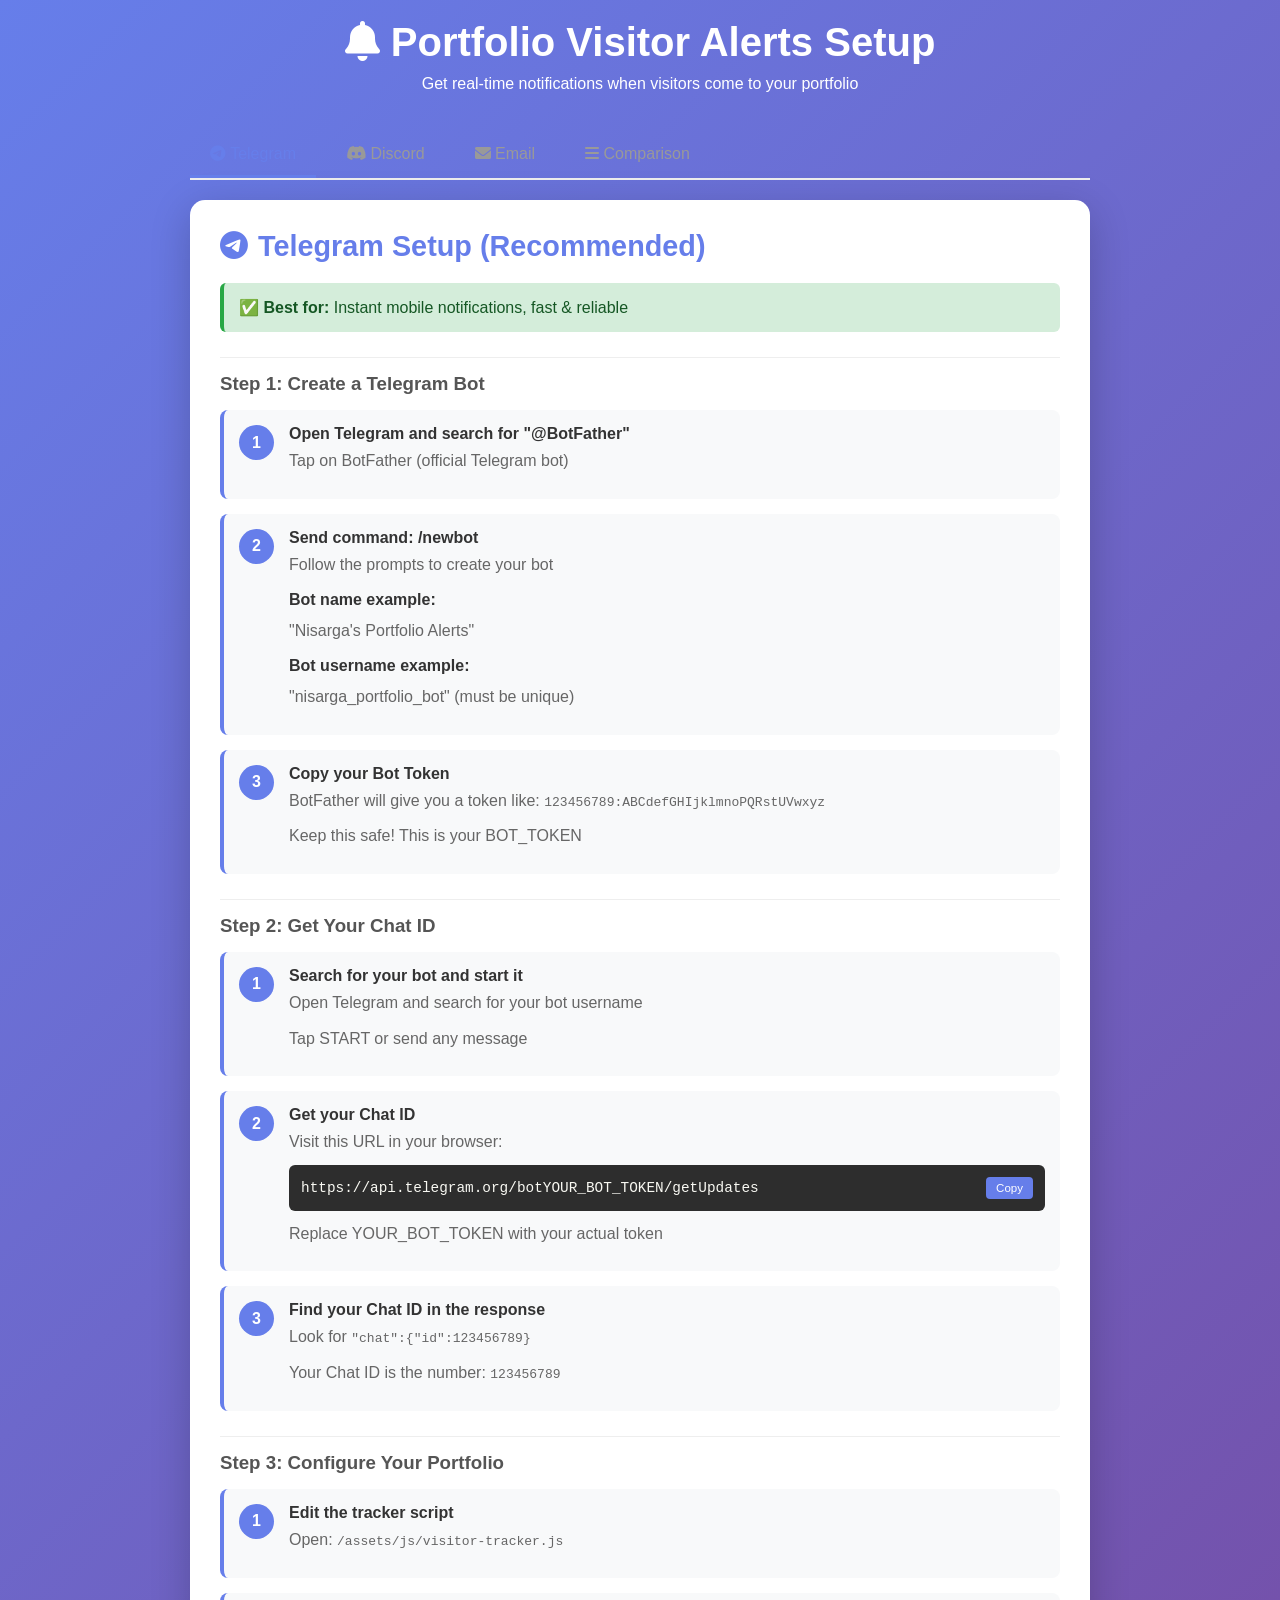
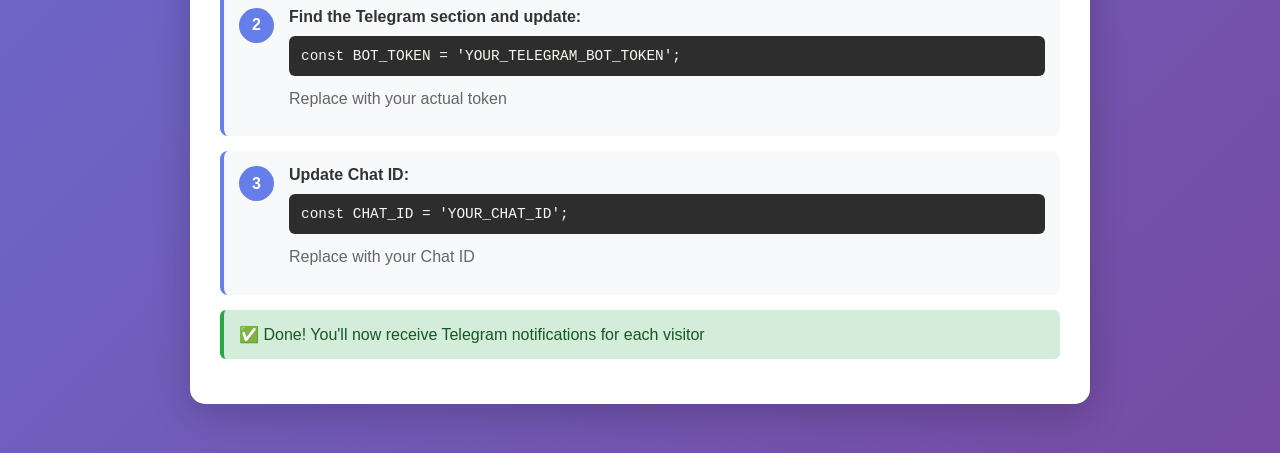
<file: setup-alerts.html>
<!DOCTYPE html>
<html lang="en">
<head>
    <meta charset="UTF-8">
    <meta name="viewport" content="width=device-width, initial-scale=1.0">
    <title>Visitor Alert Setup Guide</title>
    <link rel="stylesheet" href="https://cdnjs.cloudflare.com/ajax/libs/font-awesome/6.0.0/css/all.min.css">
    <style>
        * {
            margin: 0;
            padding: 0;
            box-sizing: border-box;
        }

        body {
            font-family: 'Segoe UI', Tahoma, Geneva, Verdana, sans-serif;
            background: linear-gradient(135deg, #667eea 0%, #764ba2 100%);
            min-height: 100vh;
            padding: 20px;
            color: #333;
        }

        .container {
            max-width: 900px;
            margin: 0 auto;
        }

        .header {
            text-align: center;
            color: white;
            margin-bottom: 40px;
        }

        .header h1 {
            font-size: 2.5em;
            margin-bottom: 10px;
        }

        .setup-card {
            background: white;
            padding: 30px;
            border-radius: 15px;
            margin-bottom: 30px;
            box-shadow: 0 10px 40px rgba(0, 0, 0, 0.2);
        }

        .setup-card h2 {
            color: #667eea;
            margin-bottom: 20px;
            display: flex;
            align-items: center;
            gap: 10px;
            font-size: 1.8em;
        }

        .setup-card h3 {
            color: #555;
            margin-top: 25px;
            margin-bottom: 15px;
            padding-top: 15px;
            border-top: 1px solid #eee;
        }

        .steps {
            display: flex;
            flex-direction: column;
            gap: 15px;
        }

        .step {
            display: flex;
            gap: 15px;
            padding: 15px;
            background: #f8f9fa;
            border-left: 4px solid #667eea;
            border-radius: 8px;
        }

        .step-number {
            min-width: 35px;
            height: 35px;
            background: #667eea;
            color: white;
            border-radius: 50%;
            display: flex;
            align-items: center;
            justify-content: center;
            font-weight: bold;
        }

        .step-content {
            flex: 1;
        }

        .step-content strong {
            color: #333;
            display: block;
            margin-bottom: 5px;
        }

        .step-content p {
            color: #666;
            line-height: 1.6;
            margin-bottom: 10px;
        }

        .code-block {
            background: #2d2d2d;
            color: #f8f8f2;
            padding: 12px;
            border-radius: 6px;
            font-family: 'Courier New', monospace;
            font-size: 0.9em;
            overflow-x: auto;
            margin: 10px 0;
            display: flex;
            justify-content: space-between;
            align-items: center;
        }

        .copy-btn {
            background: #667eea;
            color: white;
            border: none;
            padding: 5px 10px;
            border-radius: 4px;
            cursor: pointer;
            font-size: 0.8em;
        }

        .copy-btn:hover {
            background: #764ba2;
        }

        .note {
            background: #fff3cd;
            border-left: 4px solid #ffc107;
            padding: 15px;
            border-radius: 6px;
            margin: 15px 0;
            color: #856404;
        }

        .success {
            background: #d4edda;
            border-left: 4px solid #28a745;
            padding: 15px;
            border-radius: 6px;
            margin: 15px 0;
            color: #155724;
        }

        .tabs {
            display: flex;
            gap: 10px;
            margin-bottom: 20px;
            border-bottom: 2px solid #eee;
        }

        .tab {
            padding: 12px 20px;
            background: none;
            border: none;
            cursor: pointer;
            font-size: 1em;
            color: #999;
            border-bottom: 3px solid transparent;
            transition: all 0.3s;
        }

        .tab.active {
            color: #667eea;
            border-bottom-color: #667eea;
        }

        .tab-content {
            display: none;
        }

        .tab-content.active {
            display: block;
        }

        .comparison-table {
            width: 100%;
            border-collapse: collapse;
            margin: 20px 0;
        }

        .comparison-table th {
            background: #f8f9fa;
            padding: 12px;
            text-align: left;
            border-bottom: 2px solid #667eea;
            color: #333;
        }

        .comparison-table td {
            padding: 12px;
            border-bottom: 1px solid #eee;
        }

        .comparison-table tr:hover {
            background: #f8f9fa;
        }

        .icon {
            font-size: 2em;
            color: #667eea;
        }

        @media (max-width: 768px) {
            .header h1 {
                font-size: 1.8em;
            }

            .setup-card {
                padding: 20px;
            }

            .code-block {
                flex-direction: column;
                align-items: flex-start;
            }
        }
    </style>
</head>
<body>
    <div class="container">
        <div class="header">
            <h1><i class="fas fa-bell"></i> Portfolio Visitor Alerts Setup</h1>
            <p>Get real-time notifications when visitors come to your portfolio</p>
        </div>

        <div class="tabs">
            <button class="tab active" onclick="switchTab('telegram')">
                <i class="fab fa-telegram"></i> Telegram
            </button>
            <button class="tab" onclick="switchTab('discord')">
                <i class="fab fa-discord"></i> Discord
            </button>
            <button class="tab" onclick="switchTab('email')">
                <i class="fas fa-envelope"></i> Email
            </button>
            <button class="tab" onclick="switchTab('comparison')">
                <i class="fas fa-bars"></i> Comparison
            </button>
        </div>

        <!-- Telegram Setup -->
        <div id="telegram" class="tab-content active">
            <div class="setup-card">
                <h2><i class="fab fa-telegram"></i> Telegram Setup (Recommended)</h2>

                <div class="success">
                    ✅ <strong>Best for:</strong> Instant mobile notifications, fast & reliable
                </div>

                <h3>Step 1: Create a Telegram Bot</h3>
                <div class="steps">
                    <div class="step">
                        <div class="step-number">1</div>
                        <div class="step-content">
                            <strong>Open Telegram and search for "@BotFather"</strong>
                            <p>Tap on BotFather (official Telegram bot)</p>
                        </div>
                    </div>

                    <div class="step">
                        <div class="step-number">2</div>
                        <div class="step-content">
                            <strong>Send command: /newbot</strong>
                            <p>Follow the prompts to create your bot</p>
                            <p><strong>Bot name example:</strong> "Nisarga's Portfolio Alerts"</p>
                            <p><strong>Bot username example:</strong> "nisarga_portfolio_bot" (must be unique)</p>
                        </div>
                    </div>

                    <div class="step">
                        <div class="step-number">3</div>
                        <div class="step-content">
                            <strong>Copy your Bot Token</strong>
                            <p>BotFather will give you a token like: <code>123456789:ABCdefGHIjklmnoPQRstUVwxyz</code></p>
                            <p>Keep this safe! This is your BOT_TOKEN</p>
                        </div>
                    </div>
                </div>

                <h3>Step 2: Get Your Chat ID</h3>
                <div class="steps">
                    <div class="step">
                        <div class="step-number">1</div>
                        <div class="step-content">
                            <strong>Search for your bot and start it</strong>
                            <p>Open Telegram and search for your bot username</p>
                            <p>Tap START or send any message</p>
                        </div>
                    </div>

                    <div class="step">
                        <div class="step-number">2</div>
                        <div class="step-content">
                            <strong>Get your Chat ID</strong>
                            <p>Visit this URL in your browser:</p>
                            <div class="code-block">
                                <span id="chatIdUrl">https://api.telegram.org/botYOUR_BOT_TOKEN/getUpdates</span>
                                <button class="copy-btn" onclick="copyToClipboard('chatIdUrl')">Copy</button>
                            </div>
                            <p>Replace YOUR_BOT_TOKEN with your actual token</p>
                        </div>
                    </div>

                    <div class="step">
                        <div class="step-number">3</div>
                        <div class="step-content">
                            <strong>Find your Chat ID in the response</strong>
                            <p>Look for <code>"chat":{"id":123456789}</code></p>
                            <p>Your Chat ID is the number: <code>123456789</code></p>
                        </div>
                    </div>
                </div>

                <h3>Step 3: Configure Your Portfolio</h3>
                <div class="steps">
                    <div class="step">
                        <div class="step-number">1</div>
                        <div class="step-content">
                            <strong>Edit the tracker script</strong>
                            <p>Open: <code>/assets/js/visitor-tracker.js</code></p>
                        </div>
                    </div>

                    <div class="step">
                        <div class="step-number">2</div>
                        <div class="step-content">
                            <strong>Find the Telegram section and update:</strong>
                            <div class="code-block">
                                <span>const BOT_TOKEN = 'YOUR_TELEGRAM_BOT_TOKEN';</span>
                            </div>
                            <p>Replace with your actual token</p>
                        </div>
                    </div>

                    <div class="step">
                        <div class="step-number">3</div>
                        <div class="step-content">
                            <strong>Update Chat ID:</strong>
                            <div class="code-block">
                                <span>const CHAT_ID = 'YOUR_CHAT_ID';</span>
                            </div>
                            <p>Replace with your Chat ID</p>
                        </div>
                    </div>
                </div>

                <div class="success">
                    ✅ Done! You'll now receive Telegram notifications for each visitor
                </div>
            </div>
        </div>

        <!-- Discord Setup -->
        <div id="discord" class="tab-content">
            <div class="setup-card">
                <h2><i class="fab fa-discord"></i> Discord Setup</h2>

                <div class="success">
                    ✅ <strong>Best for:</strong> Server notifications, team alerts
                </div>

                <h3>Step 1: Create a Discord Webhook</h3>
                <div class="steps">
                    <div class="step">
                        <div class="step-number">1</div>
                        <div class="step-content">
                            <strong>Open your Discord server</strong>
                            <p>Right-click on a channel (or go to channel settings)</p>
                        </div>
                    </div>

                    <div class="step">
                        <div class="step-number">2</div>
                        <div class="step-content">
                            <strong>Go to Integrations → Webhooks</strong>
                            <p>Click "New Webhook"</p>
                        </div>
                    </div>

                    <div class="step">
                        <div class="step-number">3</div>
                        <div class="step-content">
                            <strong>Name it "Portfolio Visitor Alerts"</strong>
                            <p>Click "Copy Webhook URL"</p>
                            <p>This is your WEBHOOK_URL</p>
                        </div>
                    </div>
                </div>

                <h3>Step 2: Configure Your Portfolio</h3>
                <div class="steps">
                    <div class="step">
                        <div class="step-number">1</div>
                        <div class="step-content">
                            <strong>Edit the tracker script</strong>
                            <p>Open: <code>/assets/js/visitor-tracker.js</code></p>
                        </div>
                    </div>

                    <div class="step">
                        <div class="step-number">2</div>
                        <div class="step-content">
                            <strong>Find the sendToDiscord function and uncomment it</strong>
                            <div class="code-block">
                                <span>// sendToDiscord(data);</span>
                            </div>
                            <p>Remove the // to enable it</p>
                        </div>
                    </div>

                    <div class="step">
                        <div class="step-number">3</div>
                        <div class="step-content">
                            <strong>Update the Webhook URL:</strong>
                            <div class="code-block">
                                <span>const WEBHOOK_URL = 'YOUR_WEBHOOK_URL';</span>
                            </div>
                            <p>Paste your webhook URL here</p>
                        </div>
                    </div>
                </div>

                <div class="success">
                    ✅ Done! Discord messages will appear in your channel
                </div>
            </div>
        </div>

        <!-- Email Setup -->
        <div id="email" class="tab-content">
            <div class="setup-card">
                <h2><i class="fas fa-envelope"></i> Email Setup</h2>

                <div class="success">
                    ✅ <strong>Best for:</strong> Simple, no accounts needed
                </div>

                <h3>Option 1: Using Formspree (Free & Easy)</h3>
                <div class="steps">
                    <div class="step">
                        <div class="step-number">1</div>
                        <div class="step-content">
                            <strong>Visit <a href="https://formspree.io" target="_blank">formspree.io</a></strong>
                            <p>Sign up for a free account</p>
                        </div>
                    </div>

                    <div class="step">
                        <div class="step-number">2</div>
                        <div class="step-content">
                            <strong>Create a new form</strong>
                            <p>Get your form ID (looks like: abc123xyz)</p>
                        </div>
                    </div>

                    <div class="step">
                        <div class="step-number">3</div>
                        <div class="step-content">
                            <strong>Update the tracker script:</strong>
                            <div class="code-block">
                                <span>const FORMSPREE_ID = 'YOUR_FORMSPREE_ID';</span>
                            </div>
                        </div>
                    </div>

                    <div class="step">
                        <div class="step-number">4</div>
                        <div class="step-content">
                            <strong>Enable email notifications in Formspree settings</strong>
                            <p>You'll get an email for each visitor!</p>
                        </div>
                    </div>
                </div>

                <h3 style="margin-top: 30px;">Option 2: Using EmailJS</h3>
                <div class="steps">
                    <div class="step">
                        <div class="step-number">1</div>
                        <div class="step-content">
                            <strong>Visit <a href="https://www.emailjs.com" target="_blank">emailjs.com</a></strong>
                            <p>Sign up for free</p>
                        </div>
                    </div>

                    <div class="step">
                        <div class="step-number">2</div>
                        <div class="step-content">
                            <strong>Add your email service and get credentials</strong>
                            <p>Service ID, Template ID, Public Key</p>
                        </div>
                    </div>

                    <div class="step">
                        <div class="step-number">3</div>
                        <div class="step-content">
                            <strong>Update the sendToEmail function</strong>
                            <p>Use EmailJS library similar to what's already in your portfolio</p>
                        </div>
                    </div>
                </div>

                <div class="success">
                    ✅ Done! You'll receive emails for visitor alerts
                </div>
            </div>
        </div>

        <!-- Comparison -->
        <div id="comparison" class="tab-content">
            <div class="setup-card">
                <h2><i class="fas fa-bars"></i> Which One to Choose?</h2>

                <table class="comparison-table">
                    <thead>
                        <tr>
                            <th>Feature</th>
                            <th>Telegram</th>
                            <th>Discord</th>
                            <th>Email</th>
                        </tr>
                    </thead>
                    <tbody>
                        <tr>
                            <td><strong>Setup Time</strong></td>
                            <td>2 minutes</td>
                            <td>3 minutes</td>
                            <td>5 minutes</td>
                        </tr>
                        <tr>
                            <td><strong>Mobile Notifications</strong></td>
                            <td>✅ Excellent</td>
                            <td>✅ Good</td>
                            <td>⚠️ Slower</td>
                        </tr>
                        <tr>
                            <td><strong>Reliability</strong></td>
                            <td>✅ Very High</td>
                            <td>✅ High</td>
                            <td>✅ High</td>
                        </tr>
                        <tr>
                            <td><strong>Free Tier</strong></td>
                            <td>✅ Unlimited</td>
                            <td>✅ Unlimited</td>
                            <td>✅ Limited</td>
                        </tr>
                        <tr>
                            <td><strong>Formatting</strong></td>
                            <td>✅ Good</td>
                            <td>✅ Excellent</td>
                            <td>⚠️ Basic</td>
                        </tr>
                        <tr>
                            <td><strong>Best For</strong></td>
                            <td>Personal use</td>
                            <td>Team alerts</td>
                            <td>Backup</td>
                        </tr>
                    </tbody>
                </table>

                <div class="note" style="margin-top: 30px;">
                    <strong>💡 Pro Tip:</strong> You can use multiple methods! Enable Telegram as primary and Discord as backup for important alerts.
                </div>
            </div>
        </div>
    </div>

    <script>
        function switchTab(tabName) {
            // Hide all tabs
            const tabs = document.querySelectorAll('.tab-content');
            tabs.forEach(tab => tab.classList.remove('active'));

            // Remove active class from all buttons
            const buttons = document.querySelectorAll('.tab');
            buttons.forEach(btn => btn.classList.remove('active'));

            // Show selected tab
            document.getElementById(tabName).classList.add('active');

            // Add active class to clicked button
            event.target.closest('.tab').classList.add('active');
        }

        function copyToClipboard(elementId) {
            const element = document.getElementById(elementId);
            const text = element.textContent;
            
            navigator.clipboard.writeText(text).then(() => {
                const btn = event.target;
                const originalText = btn.textContent;
                btn.textContent = '✅ Copied!';
                setTimeout(() => {
                    btn.textContent = originalText;
                }, 2000);
            });
        }
    </script>
</body>
</html>
</file>
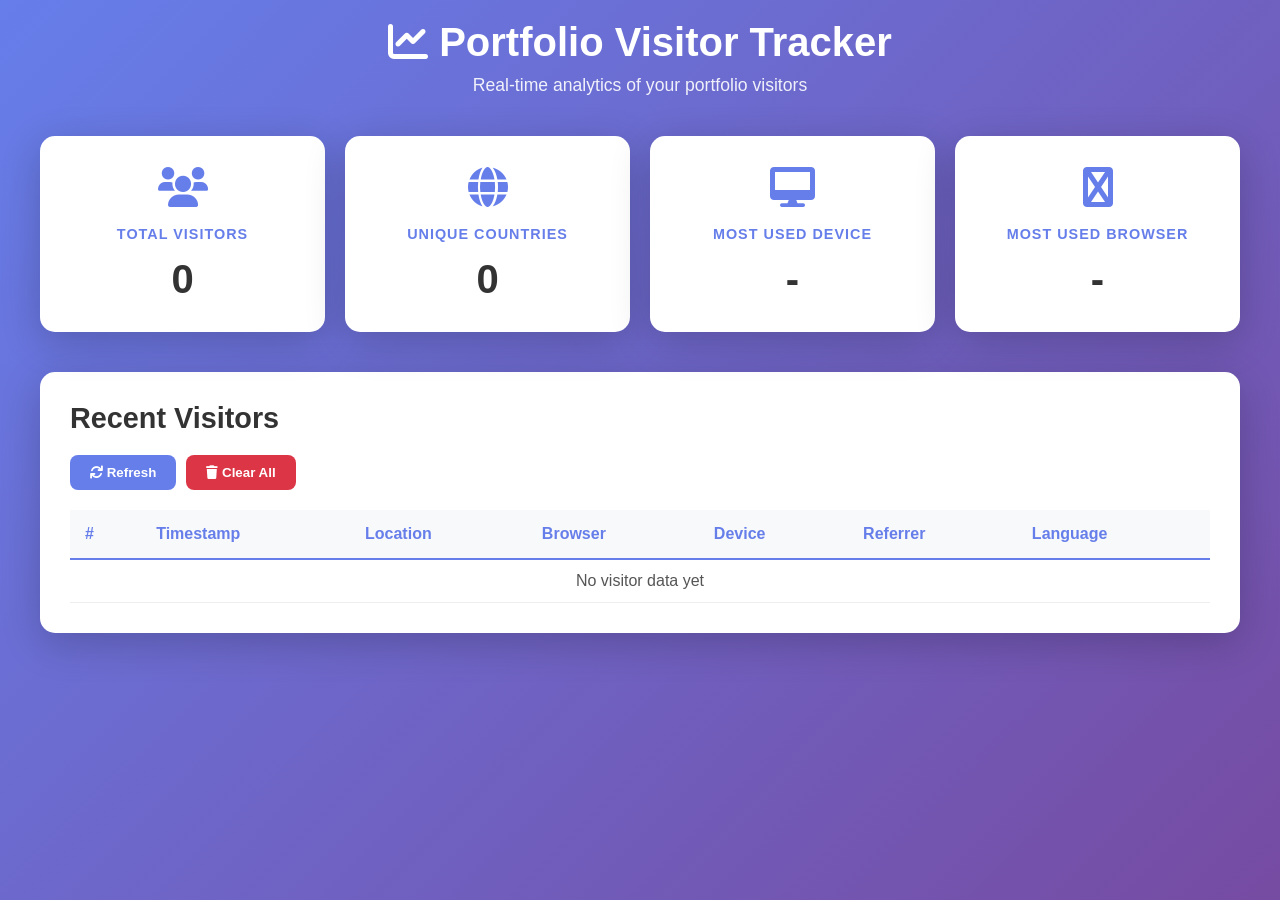
<file: tracker.html>
<!DOCTYPE html>
<html lang="en">
<head>
    <meta charset="UTF-8">
    <meta name="viewport" content="width=device-width, initial-scale=1.0">
    <title>Visitor Tracker | Nisarga's Portfolio</title>
    <link rel="stylesheet" href="https://cdnjs.cloudflare.com/ajax/libs/font-awesome/6.0.0/css/all.min.css">
    <style>
        * {
            margin: 0;
            padding: 0;
            box-sizing: border-box;
        }

        body {
            font-family: 'Segoe UI', Tahoma, Geneva, Verdana, sans-serif;
            background: linear-gradient(135deg, #667eea 0%, #764ba2 100%);
            min-height: 100vh;
            padding: 20px;
        }

        .container {
            max-width: 1200px;
            margin: 0 auto;
        }

        .header {
            text-align: center;
            color: white;
            margin-bottom: 40px;
        }

        .header h1 {
            font-size: 2.5em;
            margin-bottom: 10px;
        }

        .header p {
            font-size: 1.1em;
            opacity: 0.9;
        }

        .stats-grid {
            display: grid;
            grid-template-columns: repeat(auto-fit, minmax(250px, 1fr));
            gap: 20px;
            margin-bottom: 40px;
        }

        .stat-card {
            background: white;
            padding: 30px;
            border-radius: 15px;
            box-shadow: 0 10px 40px rgba(0, 0, 0, 0.2);
            text-align: center;
        }

        .stat-card h3 {
            color: #667eea;
            font-size: 0.9em;
            text-transform: uppercase;
            margin-bottom: 15px;
            letter-spacing: 1px;
        }

        .stat-card .number {
            font-size: 2.5em;
            color: #333;
            font-weight: bold;
        }

        .stat-card .icon {
            font-size: 2.5em;
            color: #667eea;
            margin-bottom: 15px;
        }

        .visitors-section {
            background: white;
            padding: 30px;
            border-radius: 15px;
            box-shadow: 0 10px 40px rgba(0, 0, 0, 0.2);
        }

        .visitors-section h2 {
            color: #333;
            margin-bottom: 20px;
            font-size: 1.8em;
        }

        .visitor-table {
            width: 100%;
            border-collapse: collapse;
        }

        .visitor-table thead {
            background: #f8f9fa;
        }

        .visitor-table th {
            padding: 15px;
            text-align: left;
            color: #667eea;
            font-weight: 600;
            border-bottom: 2px solid #667eea;
        }

        .visitor-table td {
            padding: 12px 15px;
            border-bottom: 1px solid #eee;
            color: #555;
        }

        .visitor-table tr:hover {
            background: #f8f9fa;
        }

        .no-data {
            text-align: center;
            padding: 40px;
            color: #999;
        }

        .badge {
            display: inline-block;
            padding: 5px 12px;
            border-radius: 20px;
            font-size: 0.85em;
            font-weight: 500;
        }

        .badge-success { background: #d4edda; color: #155724; }
        .badge-info { background: #d1ecf1; color: #0c5460; }
        .badge-warning { background: #fff3cd; color: #856404; }

        .controls {
            margin-bottom: 20px;
            display: flex;
            gap: 10px;
        }

        .btn {
            padding: 10px 20px;
            border: none;
            border-radius: 8px;
            cursor: pointer;
            font-weight: 600;
            transition: all 0.3s;
        }

        .btn-primary {
            background: #667eea;
            color: white;
        }

        .btn-primary:hover {
            background: #764ba2;
        }

        .btn-danger {
            background: #dc3545;
            color: white;
        }

        .btn-danger:hover {
            background: #c82333;
        }

        .responsive {
            overflow-x: auto;
        }

        @media (max-width: 768px) {
            .header h1 {
                font-size: 1.8em;
            }

            .stat-card {
                padding: 20px;
            }

            .visitor-table {
                font-size: 0.85em;
            }

            .visitor-table th, .visitor-table td {
                padding: 8px;
            }
        }
    </style>
</head>
<body>
    <div class="container">
        <div class="header">
            <h1><i class="fas fa-chart-line"></i> Portfolio Visitor Tracker</h1>
            <p>Real-time analytics of your portfolio visitors</p>
        </div>

        <div class="stats-grid">
            <div class="stat-card">
                <div class="icon"><i class="fas fa-users"></i></div>
                <h3>Total Visitors</h3>
                <div class="number" id="totalVisitors">0</div>
            </div>

            <div class="stat-card">
                <div class="icon"><i class="fas fa-globe"></i></div>
                <h3>Unique Countries</h3>
                <div class="number" id="uniqueCountries">0</div>
            </div>

            <div class="stat-card">
                <div class="icon"><i class="fas fa-desktop"></i></div>
                <h3>Most Used Device</h3>
                <div class="number" id="mostDevice">-</div>
            </div>

            <div class="stat-card">
                <div class="icon"><i class="fas fa-chrome"></i></div>
                <h3>Most Used Browser</h3>
                <div class="number" id="mostBrowser">-</div>
            </div>
        </div>

        <div class="visitors-section">
            <h2>Recent Visitors</h2>
            <div class="controls">
                <button class="btn btn-primary" onclick="refreshData()">
                    <i class="fas fa-sync"></i> Refresh
                </button>
                <button class="btn btn-danger" onclick="clearData()">
                    <i class="fas fa-trash"></i> Clear All
                </button>
            </div>

            <div class="responsive">
                <table class="visitor-table" id="visitorTable">
                    <thead>
                        <tr>
                            <th>#</th>
                            <th>Timestamp</th>
                            <th>Location</th>
                            <th>Browser</th>
                            <th>Device</th>
                            <th>Referrer</th>
                            <th>Language</th>
                        </tr>
                    </thead>
                    <tbody id="visitorBody">
                        <tr><td colspan="7" class="no-data">No visitor data yet</td></tr>
                    </tbody>
                </table>
            </div>
        </div>
    </div>

    <script>
        function loadVisitors() {
            const visitors = JSON.parse(localStorage.getItem('visitors')) || [];
            displayStats(visitors);
            displayTable(visitors);
        }

        function displayStats(visitors) {
            if (visitors.length === 0) return;

            // Total visitors
            document.getElementById('totalVisitors').textContent = visitors.length;

            // Unique countries
            const countries = new Set(visitors.map(v => v.country));
            document.getElementById('uniqueCountries').textContent = countries.size;

            // Most used device
            const devices = {};
            visitors.forEach(v => {
                devices[v.deviceType] = (devices[v.deviceType] || 0) + 1;
            });
            const mostDevice = Object.keys(devices).reduce((a, b) => 
                devices[a] > devices[b] ? a : b, 'Unknown');
            document.getElementById('mostDevice').textContent = mostDevice;

            // Most used browser
            const browsers = {};
            visitors.forEach(v => {
                browsers[v.browser] = (browsers[v.browser] || 0) + 1;
            });
            const mostBrowser = Object.keys(browsers).reduce((a, b) => 
                browsers[a] > browsers[b] ? a : b, 'Unknown');
            document.getElementById('mostBrowser').textContent = mostBrowser;
        }

        function displayTable(visitors) {
            const tbody = document.getElementById('visitorBody');
            
            if (visitors.length === 0) {
                tbody.innerHTML = '<tr><td colspan="7" class="no-data">No visitor data yet</td></tr>';
                return;
            }

            // Display in reverse order (most recent first)
            const reversedVisitors = [...visitors].reverse();
            
            tbody.innerHTML = reversedVisitors.map((visitor, index) => `
                <tr>
                    <td>${visitors.length - index}</td>
                    <td><span class="badge badge-info">${new Date(visitor.timestamp).toLocaleString()}</span></td>
                    <td>${visitor.city}, ${visitor.country}</td>
                    <td><span class="badge badge-success">${visitor.browser}</span></td>
                    <td><span class="badge badge-warning">${visitor.deviceType}</span></td>
                    <td>${visitor.referrer === 'direct' ? 'Direct Visit' : new URL(visitor.referrer).hostname}</td>
                    <td>${visitor.language}</td>
                </tr>
            `).join('');
        }

        function refreshData() {
            loadVisitors();
            alert('Data refreshed!');
        }

        function clearData() {
            if (confirm('Are you sure you want to clear all visitor data? This cannot be undone.')) {
                localStorage.removeItem('visitors');
                loadVisitors();
                alert('All visitor data cleared!');
            }
        }

        // Load visitors when page loads
        window.addEventListener('load', loadVisitors);
        
        // Refresh every 5 seconds
        setInterval(loadVisitors, 5000);
    </script>
</body>
</html>
</file>
